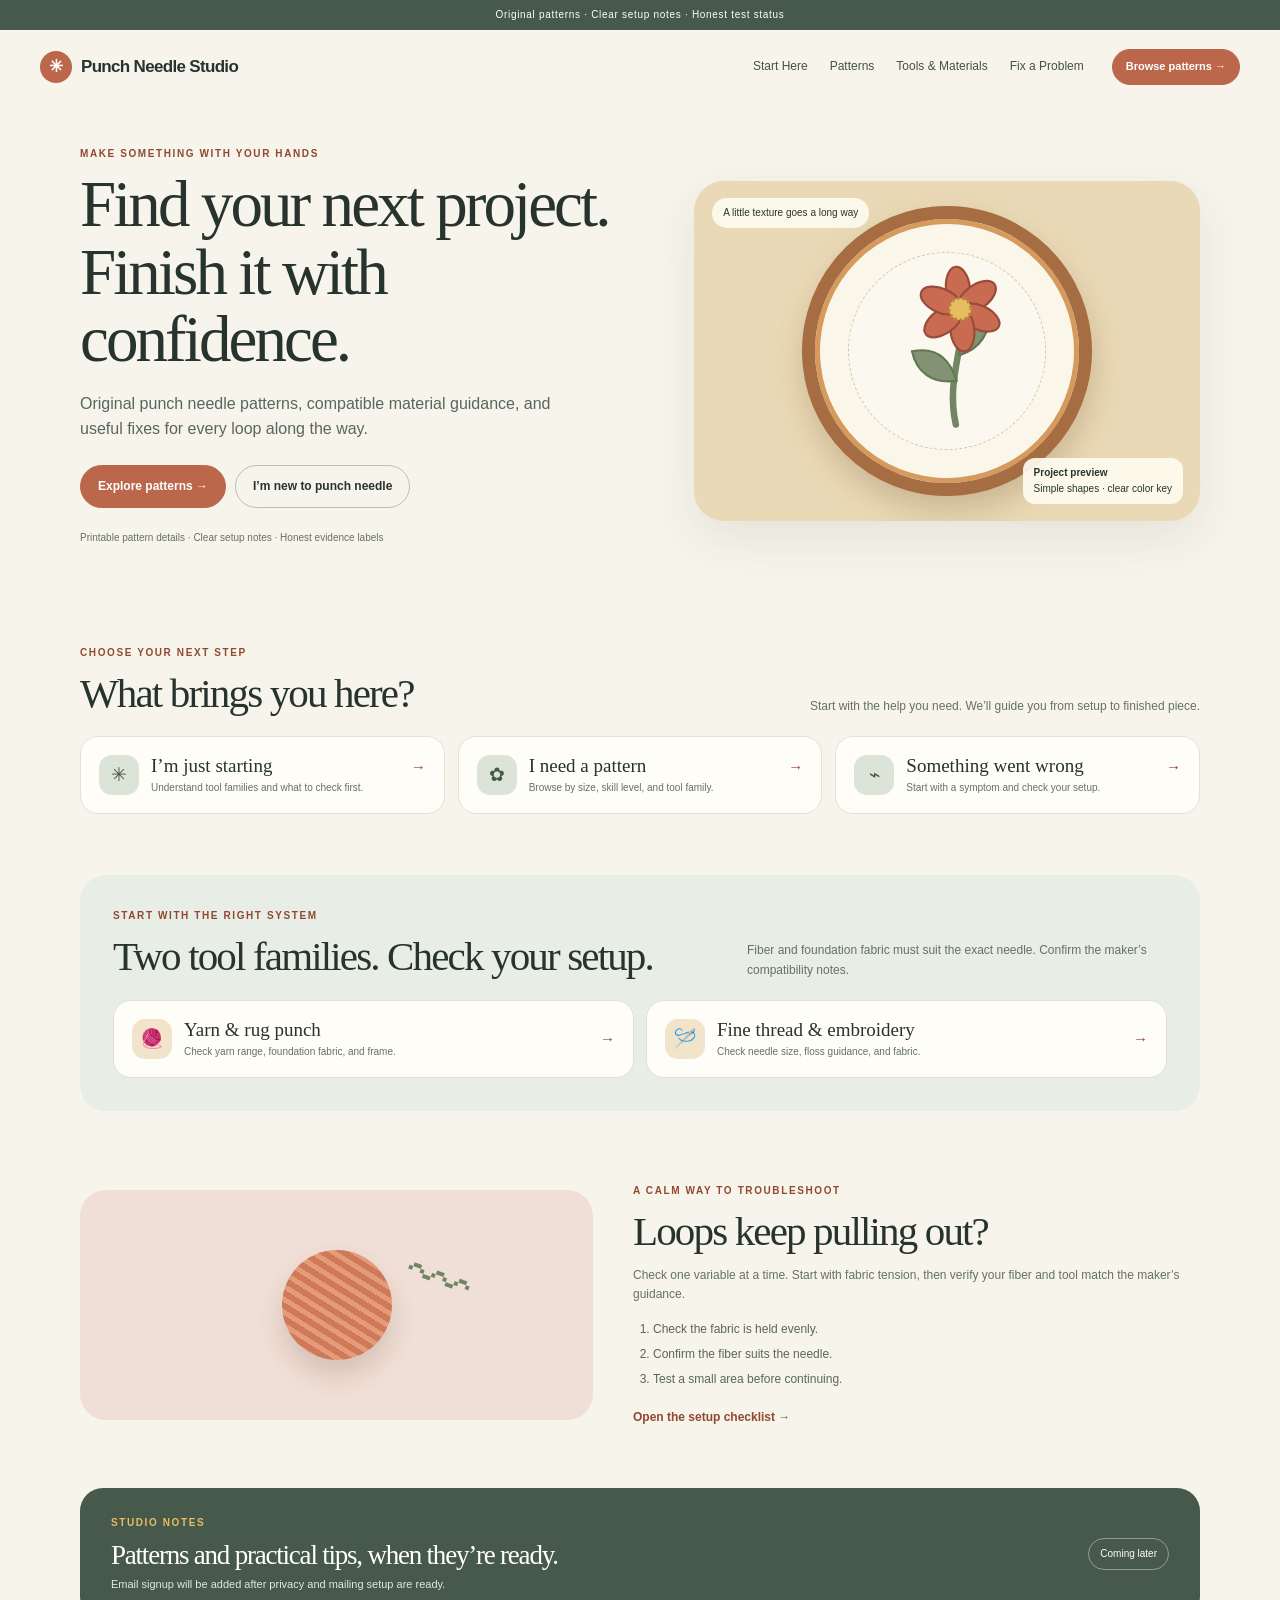
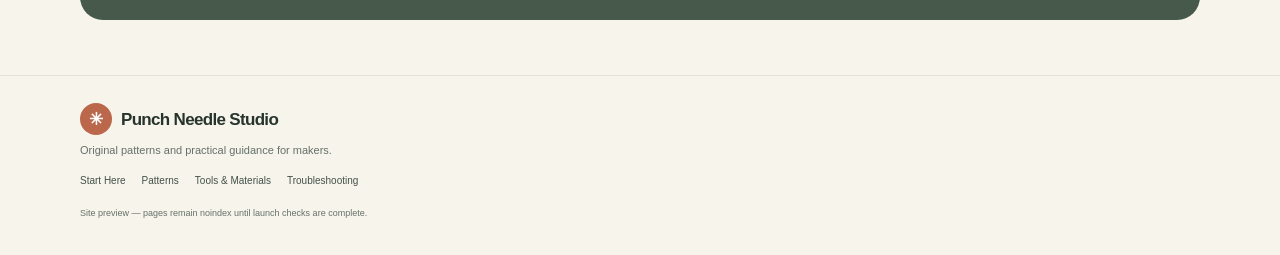
<file: index.html>
<!doctype html>
<html lang="en">
<head>
<meta charset="utf-8"><meta name="viewport" content="width=device-width,initial-scale=1">
<meta name="robots" content="noindex,nofollow">
<meta name="description" content="Original punch needle patterns, practical material guides, and clear troubleshooting for makers.">
<title>Punch Needle Studio — Patterns, Materials &amp; Clear Fixes</title>
<link rel="stylesheet" href="assets/site.css"><script src="assets/site.js" defer></script>
</head>
<body><a class="skip" href="#main">Skip to content</a>
<div class="announcement">Original patterns · Clear setup notes · Honest test status</div>
<header class="header"><a class="brand" href="index.html"><span class="mark">✳</span>Punch Needle Studio</a><button class="menu-toggle" aria-expanded="false" aria-controls="nav">Menu</button><nav id="nav"><a href="start-here.html">Start Here</a><a href="patterns.html">Patterns</a><a href="index.html#setup">Tools &amp; Materials</a><a href="index.html#fix">Fix a Problem</a></nav><a class="button small header-cta" href="patterns.html">Browse patterns →</a></header>
<main id="main">
<section class="hero container"><div><p class="eyebrow">Make something with your hands</p><h1>Find your next project. Finish it with confidence.</h1><p class="lead">Original punch needle patterns, compatible material guidance, and useful fixes for every loop along the way.</p><div class="actions"><a class="button" href="patterns.html">Explore patterns →</a><a class="button outline" href="start-here.html">I’m new to punch needle</a></div><p class="proof">Printable pattern details · Clear setup notes · Honest evidence labels</p></div><div class="hero-art" role="img" aria-label="Floral pattern illustration shown inside a punch needle hoop"><span class="art-tag">A little texture goes a long way</span><div class="hoop"><svg viewBox="0 0 180 180" aria-hidden="true"><path class="stem" d="M91 158c-4-34 9-59 15-87"/><path class="leaf" d="M96 118c-23 1-36-12-38-31 19-2 33 7 38 31ZM101 95c20-4 31-18 29-35-18 2-29 14-29 35Z"/><g class="petals" transform="translate(106 53)"><ellipse cy="-19" rx="11" ry="20"/><ellipse cy="-19" rx="11" ry="20" transform="rotate(60)"/><ellipse cy="-19" rx="11" ry="20" transform="rotate(120)"/><ellipse cy="-19" rx="11" ry="20" transform="rotate(180)"/><ellipse cy="-19" rx="11" ry="20" transform="rotate(240)"/><ellipse cy="-19" rx="11" ry="20" transform="rotate(300)"/></g><circle class="center" cx="106" cy="53" r="10"/></svg></div><span class="art-note"><b>Project preview</b>Simple shapes · clear color key</span></div></section>
<section class="container section"><div class="section-head"><div><p class="eyebrow">Choose your next step</p><h2>What brings you here?</h2></div><p>Start with the help you need. We’ll guide you from setup to finished piece.</p></div><div class="route-grid"><a class="route" href="start-here.html"><i>✳</i><span><b>I’m just starting</b><small>Understand tool families and what to check first.</small></span><em>→</em></a><a class="route" href="patterns.html"><i>✿</i><span><b>I need a pattern</b><small>Browse by size, skill level, and tool family.</small></span><em>→</em></a><a class="route" href="index.html#fix"><i>⌁</i><span><b>Something went wrong</b><small>Start with a symptom and check your setup.</small></span><em>→</em></a></div></section>
<section class="container section setup" id="setup"><div class="section-head"><div><p class="eyebrow">Start with the right system</p><h2>Two tool families. Check your setup.</h2></div><p>Fiber and foundation fabric must suit the exact needle. Confirm the maker’s compatibility notes.</p></div><div class="setup-grid"><a href="start-here.html#yarn" class="setup-card"><i>🧶</i><span><b>Yarn &amp; rug punch</b><small>Check yarn range, foundation fabric, and frame.</small></span><em>→</em></a><a href="start-here.html#thread" class="setup-card"><i>🪡</i><span><b>Fine thread &amp; embroidery</b><small>Check needle size, floss guidance, and fabric.</small></span><em>→</em></a></div></section>
<section class="container section fix" id="fix"><div class="fix-art" aria-hidden="true"><div class="yarn"></div><span>〰</span></div><div><p class="eyebrow">A calm way to troubleshoot</p><h2>Loops keep pulling out?</h2><p>Check one variable at a time. Start with fabric tension, then verify your fiber and tool match the maker’s guidance.</p><ol><li>Check the fabric is held evenly.</li><li>Confirm the fiber suits the needle.</li><li>Test a small area before continuing.</li></ol><a class="text-link" href="start-here.html#troubleshooting">Open the setup checklist →</a></div></section>
<section class="container signup"><div><p class="eyebrow">Studio notes</p><h2>Patterns and practical tips, when they’re ready.</h2><p>Email signup will be added after privacy and mailing setup are ready.</p></div><span class="badge">Coming later</span></section>
</main><footer><div class="container"><a class="brand" href="index.html"><span class="mark">✳</span>Punch Needle Studio</a><p>Original patterns and practical guidance for makers.</p><nav><a href="start-here.html">Start Here</a><a href="patterns.html">Patterns</a><a href="index.html#setup">Tools &amp; Materials</a><a href="index.html#fix">Troubleshooting</a></nav><small>Site preview — pages remain noindex until launch checks are complete.</small></div></footer>
</body></html>
</file>
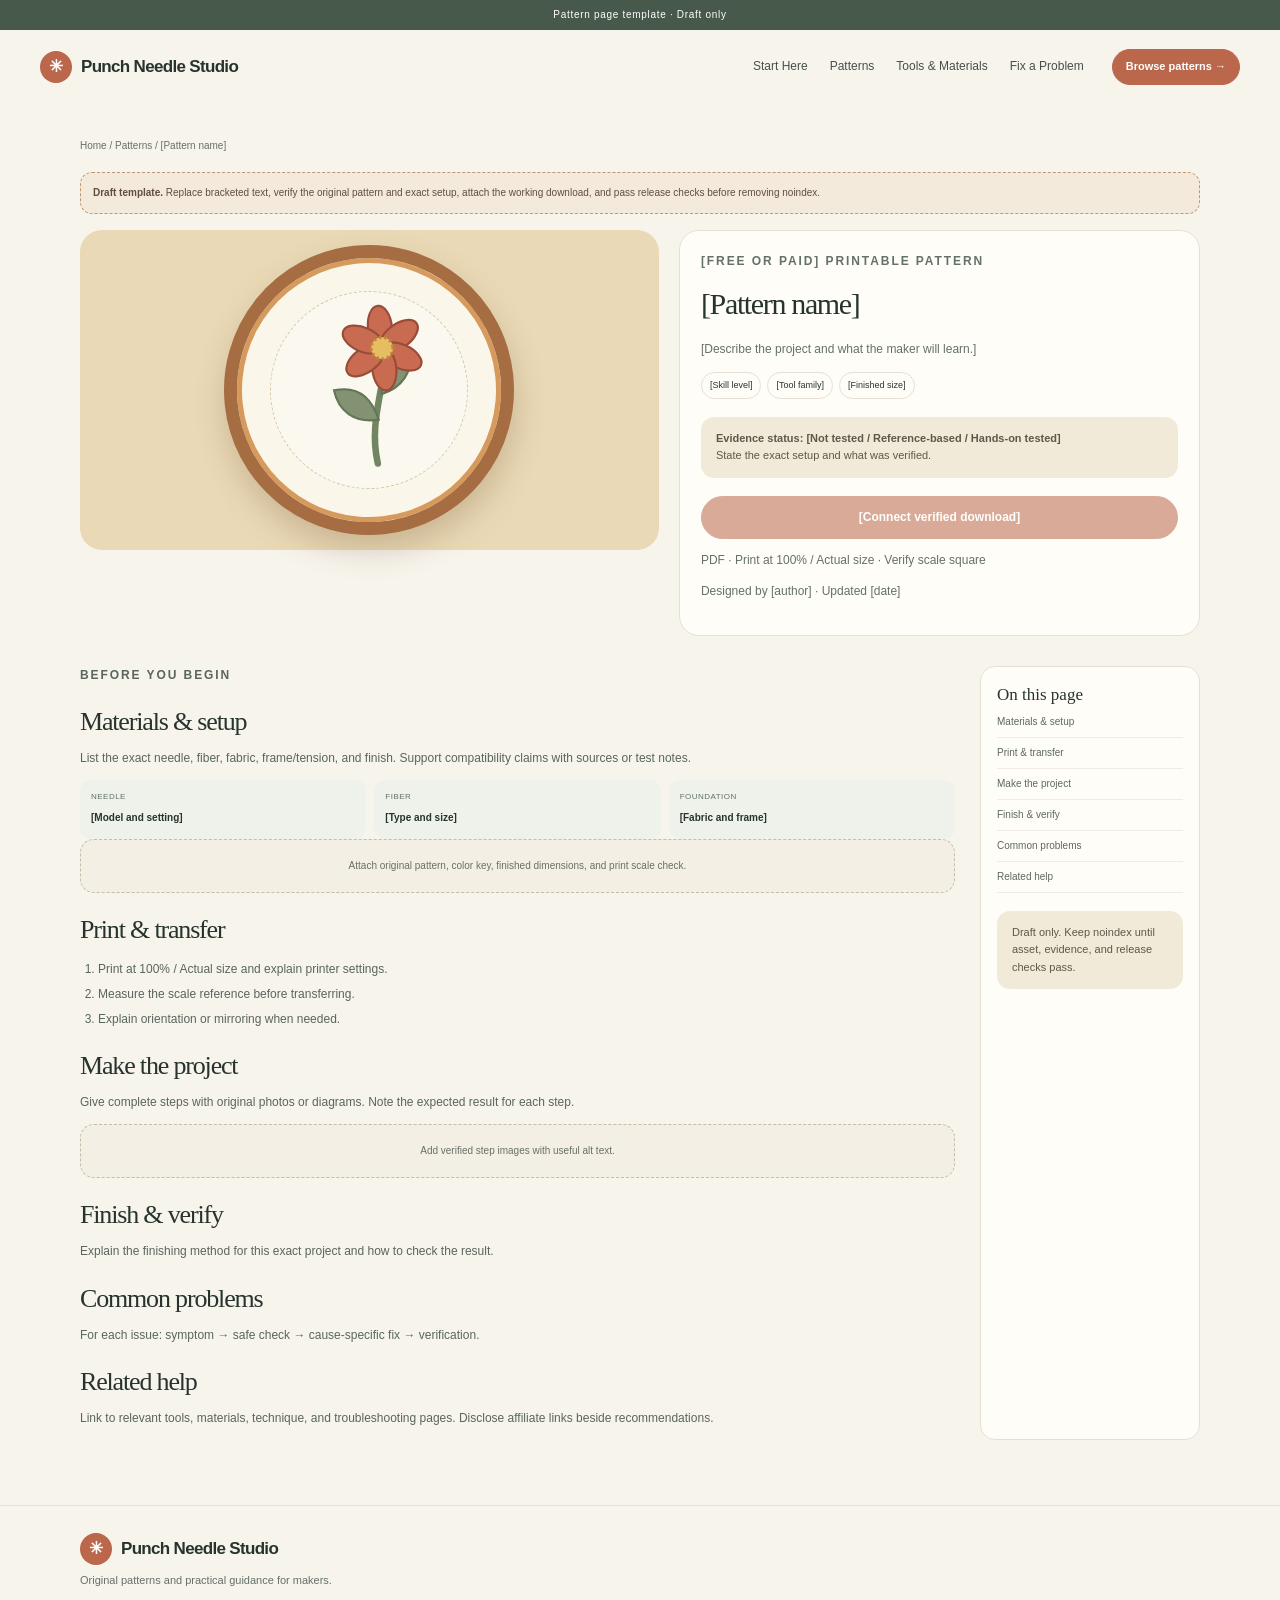
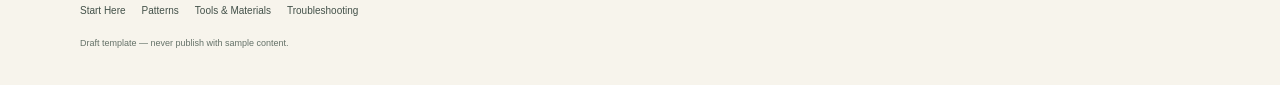
<file: pattern-template.html>
<!doctype html><html lang="en"><head><meta charset="utf-8"><meta name="viewport" content="width=device-width,initial-scale=1"><meta name="robots" content="noindex,nofollow"><meta name="description" content="Draft pattern page template — replace sample content and verify all assets before publication."><title>[Pattern name] — Punch Needle Studio</title><link rel="stylesheet" href="assets/site.css"><script src="assets/site.js" defer></script></head><body><a class="skip" href="#main">Skip to content</a><div class="announcement">Pattern page template · Draft only</div><header class="header"><a class="brand" href="index.html"><span class="mark">✳</span>Punch Needle Studio</a><button class="menu-toggle" aria-expanded="false" aria-controls="nav">Menu</button><nav id="nav"><a href="start-here.html">Start Here</a><a href="patterns.html">Patterns</a><a href="index.html#setup">Tools &amp; Materials</a><a href="index.html#fix">Fix a Problem</a></nav><a class="button small header-cta" href="patterns.html">Browse patterns →</a></header><main id="main" class="container page"><div class="crumb"><a href="index.html">Home</a> / <a href="patterns.html">Patterns</a> / [Pattern name]</div><div class="template-banner"><b>Draft template.</b> Replace bracketed text, verify the original pattern and exact setup, attach the working download, and pass release checks before removing noindex.</div><section class="template-grid"><div class="preview"><div class="hoop"><svg viewBox="0 0 180 180" aria-hidden="true"><path class="stem" d="M91 158c-4-34 9-59 15-87"/><path class="leaf" d="M96 118c-23 1-36-12-38-31 19-2 33 7 38 31ZM101 95c20-4 31-18 29-35-18 2-29 14-29 35Z"/><g class="petals" transform="translate(106 53)"><ellipse cy="-19" rx="11" ry="20"/><ellipse cy="-19" rx="11" ry="20" transform="rotate(60)"/><ellipse cy="-19" rx="11" ry="20" transform="rotate(120)"/><ellipse cy="-19" rx="11" ry="20" transform="rotate(180)"/><ellipse cy="-19" rx="11" ry="20" transform="rotate(240)"/><ellipse cy="-19" rx="11" ry="20" transform="rotate(300)"/></g><circle class="center" cx="106" cy="53" r="10"/></svg></div></div><div class="details"><p class="eyebrow">[Free or paid] printable pattern</p><h2>[Pattern name]</h2><p>[Describe the project and what the maker will learn.]</p><div class="chips"><span>[Skill level]</span><span>[Tool family]</span><span>[Finished size]</span></div><div class="notice"><b>Evidence status: [Not tested / Reference-based / Hands-on tested]</b><br>State the exact setup and what was verified.</div><button class="button disabled" aria-disabled="true">[Connect verified download]</button><p>PDF · Print at 100% / Actual size · Verify scale square</p><p>Designed by [author] · Updated [date]</p></div></section><section class="article-grid"><article class="article"><p class="eyebrow">Before you begin</p><h2 id="materials">Materials &amp; setup</h2><p>List the exact needle, fiber, fabric, frame/tension, and finish. Support compatibility claims with sources or test notes.</p><div class="material-grid"><div class="material"><small>Needle</small><b>[Model and setting]</b></div><div class="material"><small>Fiber</small><b>[Type and size]</b></div><div class="material"><small>Foundation</small><b>[Fabric and frame]</b></div></div><div class="asset">Attach original pattern, color key, finished dimensions, and print scale check.</div><h2 id="print">Print &amp; transfer</h2><ol><li>Print at 100% / Actual size and explain printer settings.</li><li>Measure the scale reference before transferring.</li><li>Explain orientation or mirroring when needed.</li></ol><h2 id="steps">Make the project</h2><p>Give complete steps with original photos or diagrams. Note the expected result for each step.</p><div class="asset">Add verified step images with useful alt text.</div><h2 id="finish">Finish &amp; verify</h2><p>Explain the finishing method for this exact project and how to check the result.</p><h2 id="troubleshoot">Common problems</h2><p>For each issue: symptom → safe check → cause-specific fix → verification.</p><h2 id="related">Related help</h2><p>Link to relevant tools, materials, technique, and troubleshooting pages. Disclose affiliate links beside recommendations.</p></article><aside class="toc"><b>On this page</b><a href="#materials">Materials &amp; setup</a><a href="#print">Print &amp; transfer</a><a href="#steps">Make the project</a><a href="#finish">Finish &amp; verify</a><a href="#troubleshoot">Common problems</a><a href="#related">Related help</a><div class="notice">Draft only. Keep noindex until asset, evidence, and release checks pass.</div></aside></section></main><footer><div class="container"><a class="brand" href="index.html"><span class="mark">✳</span>Punch Needle Studio</a><p>Original patterns and practical guidance for makers.</p><nav><a href="start-here.html">Start Here</a><a href="patterns.html">Patterns</a><a href="index.html#setup">Tools &amp; Materials</a><a href="index.html#fix">Troubleshooting</a></nav><small>Draft template — never publish with sample content.</small></div></footer></body></html>
</file>
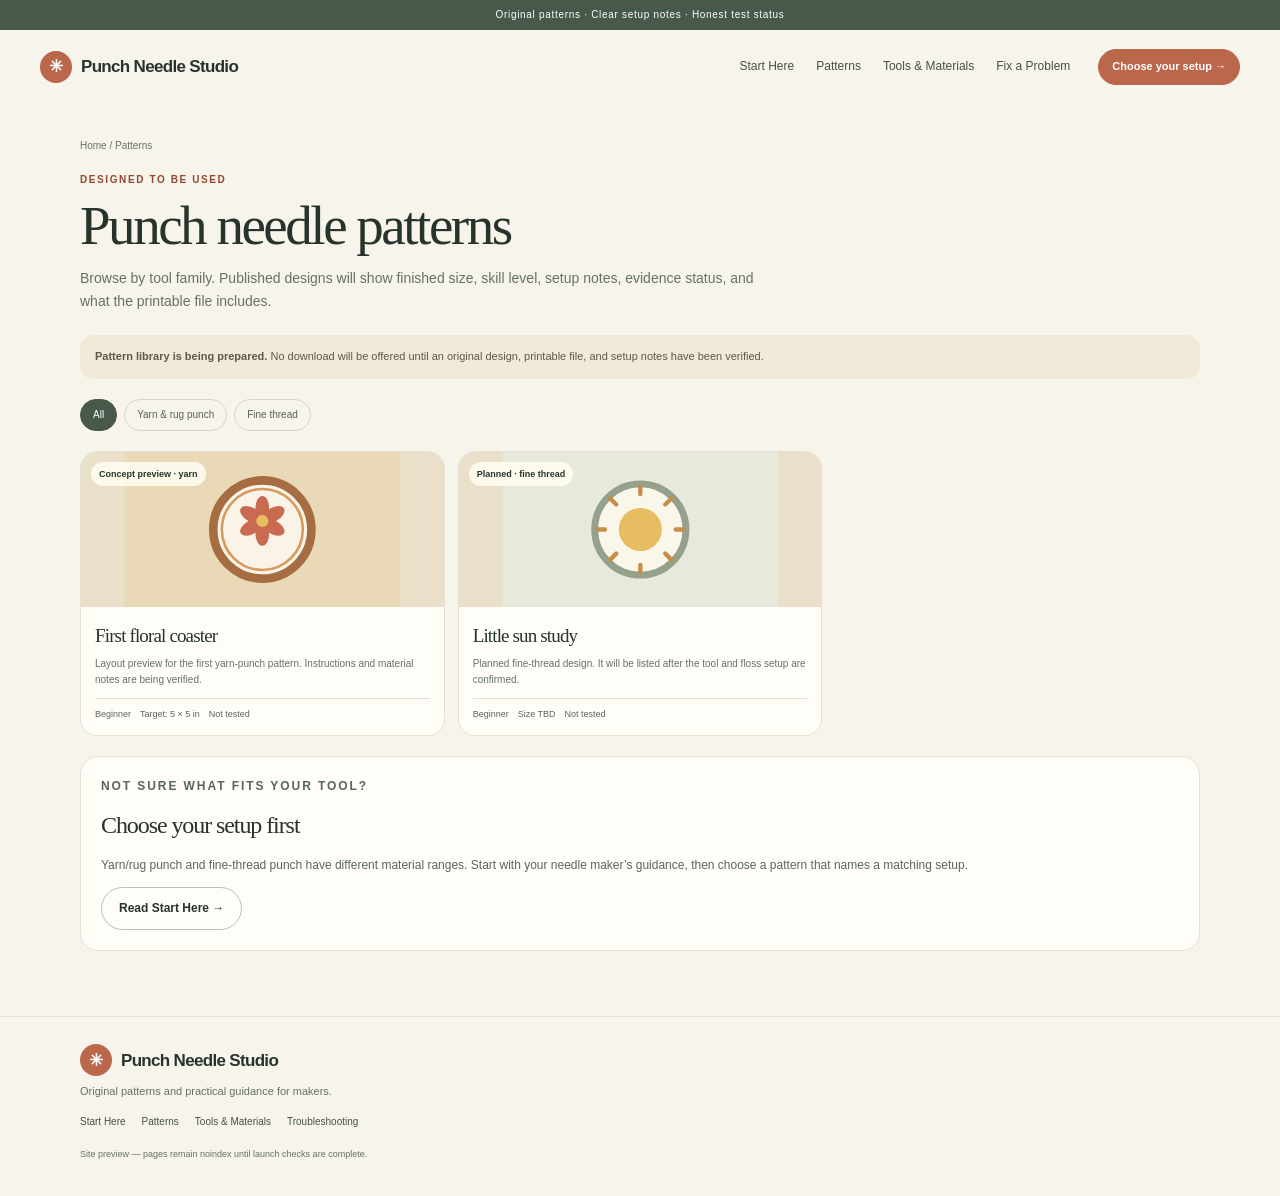
<file: patterns.html>
<!doctype html><html lang="en"><head><meta charset="utf-8"><meta name="viewport" content="width=device-width,initial-scale=1"><meta name="robots" content="noindex,nofollow"><meta name="description" content="Browse punch needle patterns by tool family and skill level."><title>Punch Needle Patterns — Punch Needle Studio</title><link rel="stylesheet" href="assets/site.css"><script src="assets/site.js" defer></script></head><body><a class="skip" href="#main">Skip to content</a><div class="announcement">Original patterns · Clear setup notes · Honest test status</div><header class="header"><a class="brand" href="index.html"><span class="mark">✳</span>Punch Needle Studio</a><button class="menu-toggle" aria-expanded="false" aria-controls="nav">Menu</button><nav id="nav"><a href="start-here.html">Start Here</a><a href="patterns.html">Patterns</a><a href="index.html#setup">Tools &amp; Materials</a><a href="index.html#fix">Fix a Problem</a></nav><a class="button small header-cta" href="start-here.html">Choose your setup →</a></header><main id="main" class="container page"><div class="crumb"><a href="index.html">Home</a> / Patterns</div><p class="eyebrow">Designed to be used</p><h1>Punch needle patterns</h1><p class="intro">Browse by tool family. Published designs will show finished size, skill level, setup notes, evidence status, and what the printable file includes.</p><div class="notice"><b>Pattern library is being prepared.</b> No download will be offered until an original design, printable file, and setup notes have been verified.</div><div class="filters" role="group" aria-label="Filter patterns"><button data-filter="all" aria-pressed="true">All</button><button data-filter="yarn" aria-pressed="false">Yarn &amp; rug punch</button><button data-filter="thread" aria-pressed="false">Fine thread</button></div><div class="pattern-grid"><article class="pattern-card" data-family="yarn"><div class="thumb"><span class="label">Concept preview · yarn</span><svg viewBox="0 0 320 180" role="img" aria-label="Sample floral pattern illustration"><rect width="320" height="180" fill="#ead9b6"/><circle cx="160" cy="90" r="57" fill="#f9f4e7" stroke="#a66d42" stroke-width="10"/><circle cx="160" cy="90" r="47" fill="none" stroke="#d69a5d" stroke-width="3"/><g fill="#c86b51" transform="translate(160 80)"><ellipse cy="-15" rx="8" ry="14"/><ellipse cy="-15" rx="8" ry="14" transform="rotate(60)"/><ellipse cy="-15" rx="8" ry="14" transform="rotate(120)"/><ellipse cy="-15" rx="8" ry="14" transform="rotate(180)"/><ellipse cy="-15" rx="8" ry="14" transform="rotate(240)"/><ellipse cy="-15" rx="8" ry="14" transform="rotate(300)"/></g><circle cx="160" cy="80" r="7" fill="#e7bd62"/></svg></div><section><h2>First floral coaster</h2><p>Layout preview for the first yarn-punch pattern. Instructions and material notes are being verified.</p><div class="meta"><span>Beginner</span><span>Target: 5 × 5 in</span><span>Not tested</span></div></section></article><article class="pattern-card" data-family="thread"><div class="thumb"><span class="label">Planned · fine thread</span><svg viewBox="0 0 320 180" role="img" aria-label="Sample sun pattern illustration"><rect width="320" height="180" fill="#e6e9dc"/><circle cx="160" cy="90" r="53" fill="#faf6e9" stroke="#95a18b" stroke-width="8"/><g stroke="#c58e49" stroke-width="5" stroke-linecap="round"><path d="M160 49v-9m0 100v-9m41-41h9m-100 0h9m70-29 7-7m-71 71 7-7m0-57-7-7m71 71-7-7"/></g><circle cx="160" cy="90" r="25" fill="#e7bd62"/></svg></div><section><h2>Little sun study</h2><p>Planned fine-thread design. It will be listed after the tool and floss setup are confirmed.</p><div class="meta"><span>Beginner</span><span>Size TBD</span><span>Not tested</span></div></section></article></div><div class="empty" role="status">No patterns in this tool family yet. Tested designs will be added as they are ready.</div><section class="panel" style="margin-top:20px"><p class="eyebrow">Not sure what fits your tool?</p><h2>Choose your setup first</h2><p>Yarn/rug punch and fine-thread punch have different material ranges. Start with your needle maker’s guidance, then choose a pattern that names a matching setup.</p><a class="button outline" href="start-here.html">Read Start Here →</a></section></main><footer><div class="container"><a class="brand" href="index.html"><span class="mark">✳</span>Punch Needle Studio</a><p>Original patterns and practical guidance for makers.</p><nav><a href="start-here.html">Start Here</a><a href="patterns.html">Patterns</a><a href="index.html#setup">Tools &amp; Materials</a><a href="index.html#fix">Troubleshooting</a></nav><small>Site preview — pages remain noindex until launch checks are complete.</small></div></footer></body></html>
</file>
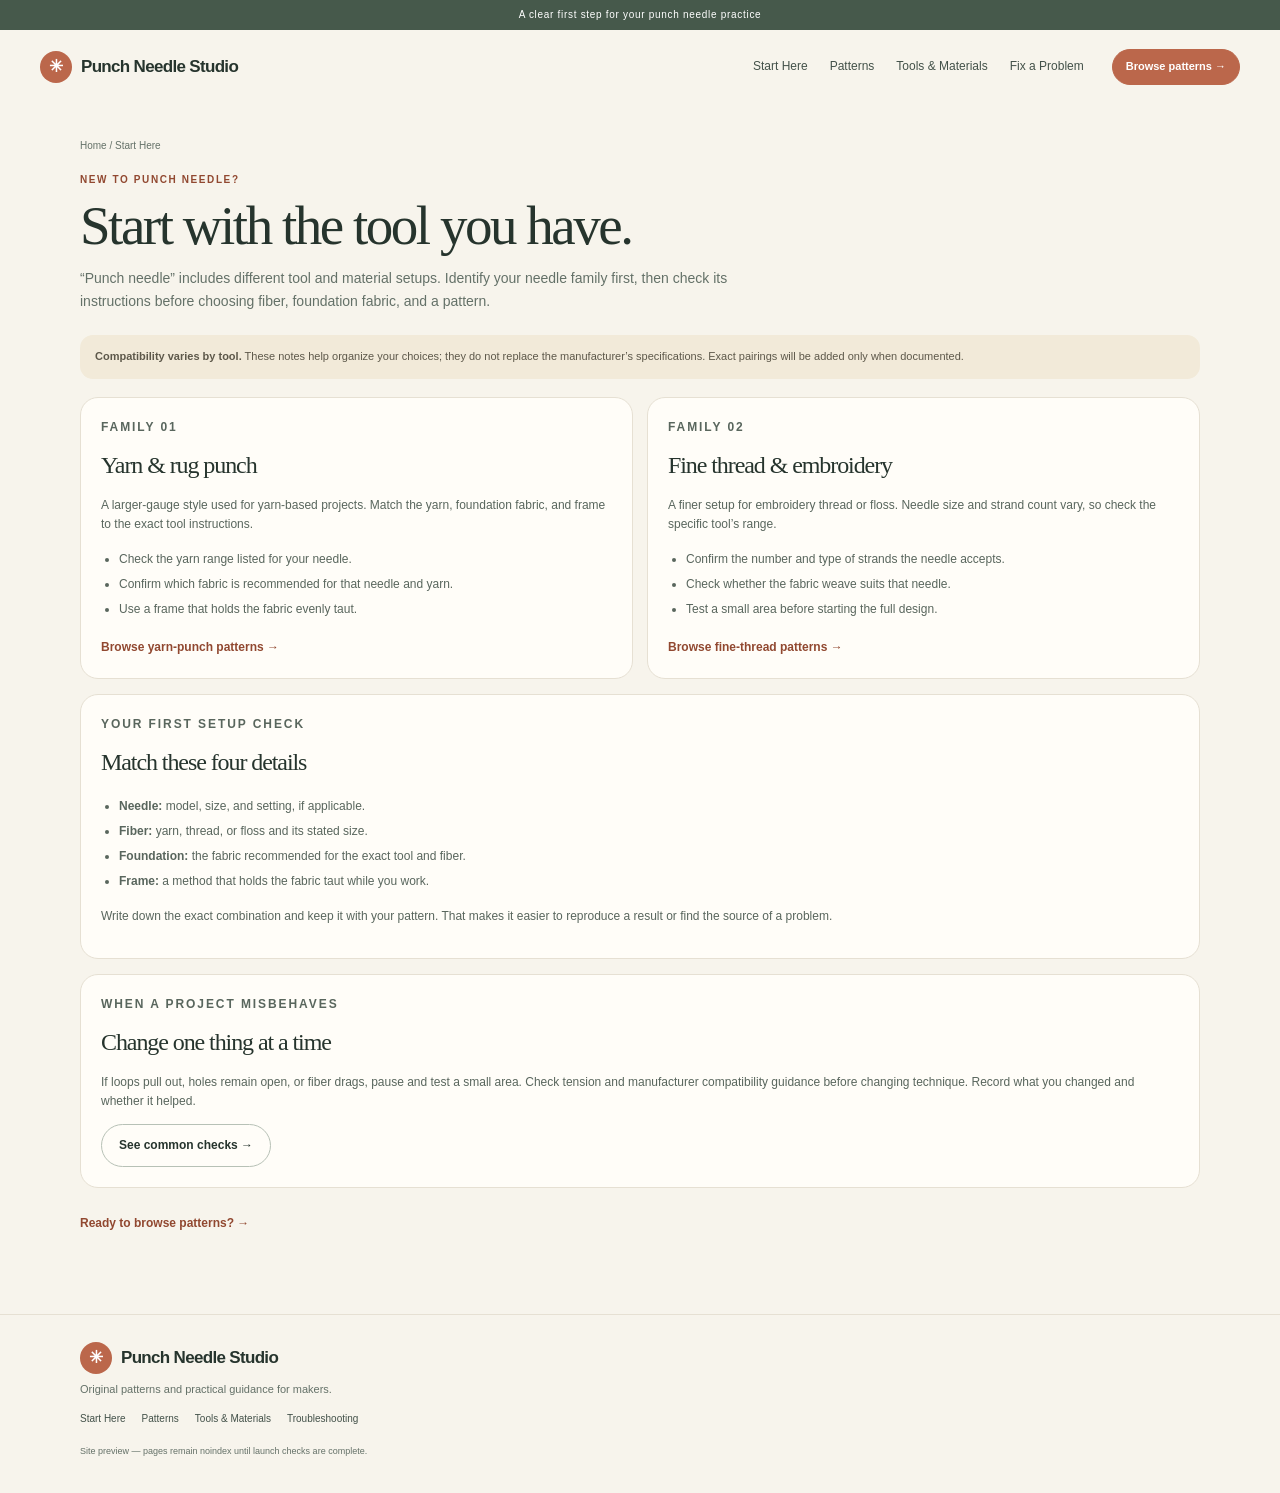
<file: start-here.html>
<!doctype html><html lang="en"><head><meta charset="utf-8"><meta name="viewport" content="width=device-width,initial-scale=1"><meta name="robots" content="noindex,nofollow"><meta name="description" content="Choose a punch needle tool family and check material compatibility before your first project."><title>Start Here — Punch Needle Studio</title><link rel="stylesheet" href="assets/site.css"><script src="assets/site.js" defer></script></head><body><a class="skip" href="#main">Skip to content</a><div class="announcement">A clear first step for your punch needle practice</div><header class="header"><a class="brand" href="index.html"><span class="mark">✳</span>Punch Needle Studio</a><button class="menu-toggle" aria-expanded="false" aria-controls="nav">Menu</button><nav id="nav"><a href="start-here.html">Start Here</a><a href="patterns.html">Patterns</a><a href="index.html#setup">Tools &amp; Materials</a><a href="index.html#fix">Fix a Problem</a></nav><a class="button small header-cta" href="patterns.html">Browse patterns →</a></header><main id="main" class="container page"><div class="crumb"><a href="index.html">Home</a> / Start Here</div><p class="eyebrow">New to punch needle?</p><h1>Start with the tool you have.</h1><p class="intro">“Punch needle” includes different tool and material setups. Identify your needle family first, then check its instructions before choosing fiber, foundation fabric, and a pattern.</p><div class="notice"><b>Compatibility varies by tool.</b> These notes help organize your choices; they do not replace the manufacturer’s specifications. Exact pairings will be added only when documented.</div><div class="family-grid"><section class="panel" id="yarn"><p class="eyebrow">Family 01</p><h2>Yarn &amp; rug punch</h2><p>A larger-gauge style used for yarn-based projects. Match the yarn, foundation fabric, and frame to the exact tool instructions.</p><ul><li>Check the yarn range listed for your needle.</li><li>Confirm which fabric is recommended for that needle and yarn.</li><li>Use a frame that holds the fabric evenly taut.</li></ul><a class="text-link" href="patterns.html?family=yarn">Browse yarn-punch patterns →</a></section><section class="panel" id="thread"><p class="eyebrow">Family 02</p><h2>Fine thread &amp; embroidery</h2><p>A finer setup for embroidery thread or floss. Needle size and strand count vary, so check the specific tool’s range.</p><ul><li>Confirm the number and type of strands the needle accepts.</li><li>Check whether the fabric weave suits that needle.</li><li>Test a small area before starting the full design.</li></ul><a class="text-link" href="patterns.html?family=thread">Browse fine-thread patterns →</a></section></div><section class="panel" style="margin-top:15px"><p class="eyebrow">Your first setup check</p><h2>Match these four details</h2><ul><li><b>Needle:</b> model, size, and setting, if applicable.</li><li><b>Fiber:</b> yarn, thread, or floss and its stated size.</li><li><b>Foundation:</b> the fabric recommended for the exact tool and fiber.</li><li><b>Frame:</b> a method that holds the fabric taut while you work.</li></ul><p>Write down the exact combination and keep it with your pattern. That makes it easier to reproduce a result or find the source of a problem.</p></section><section class="panel" id="troubleshooting" style="margin-top:15px"><p class="eyebrow">When a project misbehaves</p><h2>Change one thing at a time</h2><p>If loops pull out, holes remain open, or fiber drags, pause and test a small area. Check tension and manufacturer compatibility guidance before changing technique. Record what you changed and whether it helped.</p><a class="button outline" href="index.html#fix">See common checks →</a></section><p style="margin-top:22px"><a class="text-link" href="patterns.html">Ready to browse patterns? →</a></p></main><footer><div class="container"><a class="brand" href="index.html"><span class="mark">✳</span>Punch Needle Studio</a><p>Original patterns and practical guidance for makers.</p><nav><a href="start-here.html">Start Here</a><a href="patterns.html">Patterns</a><a href="index.html#setup">Tools &amp; Materials</a><a href="index.html#fix">Troubleshooting</a></nav><small>Site preview — pages remain noindex until launch checks are complete.</small></div></footer></body></html>
</file>
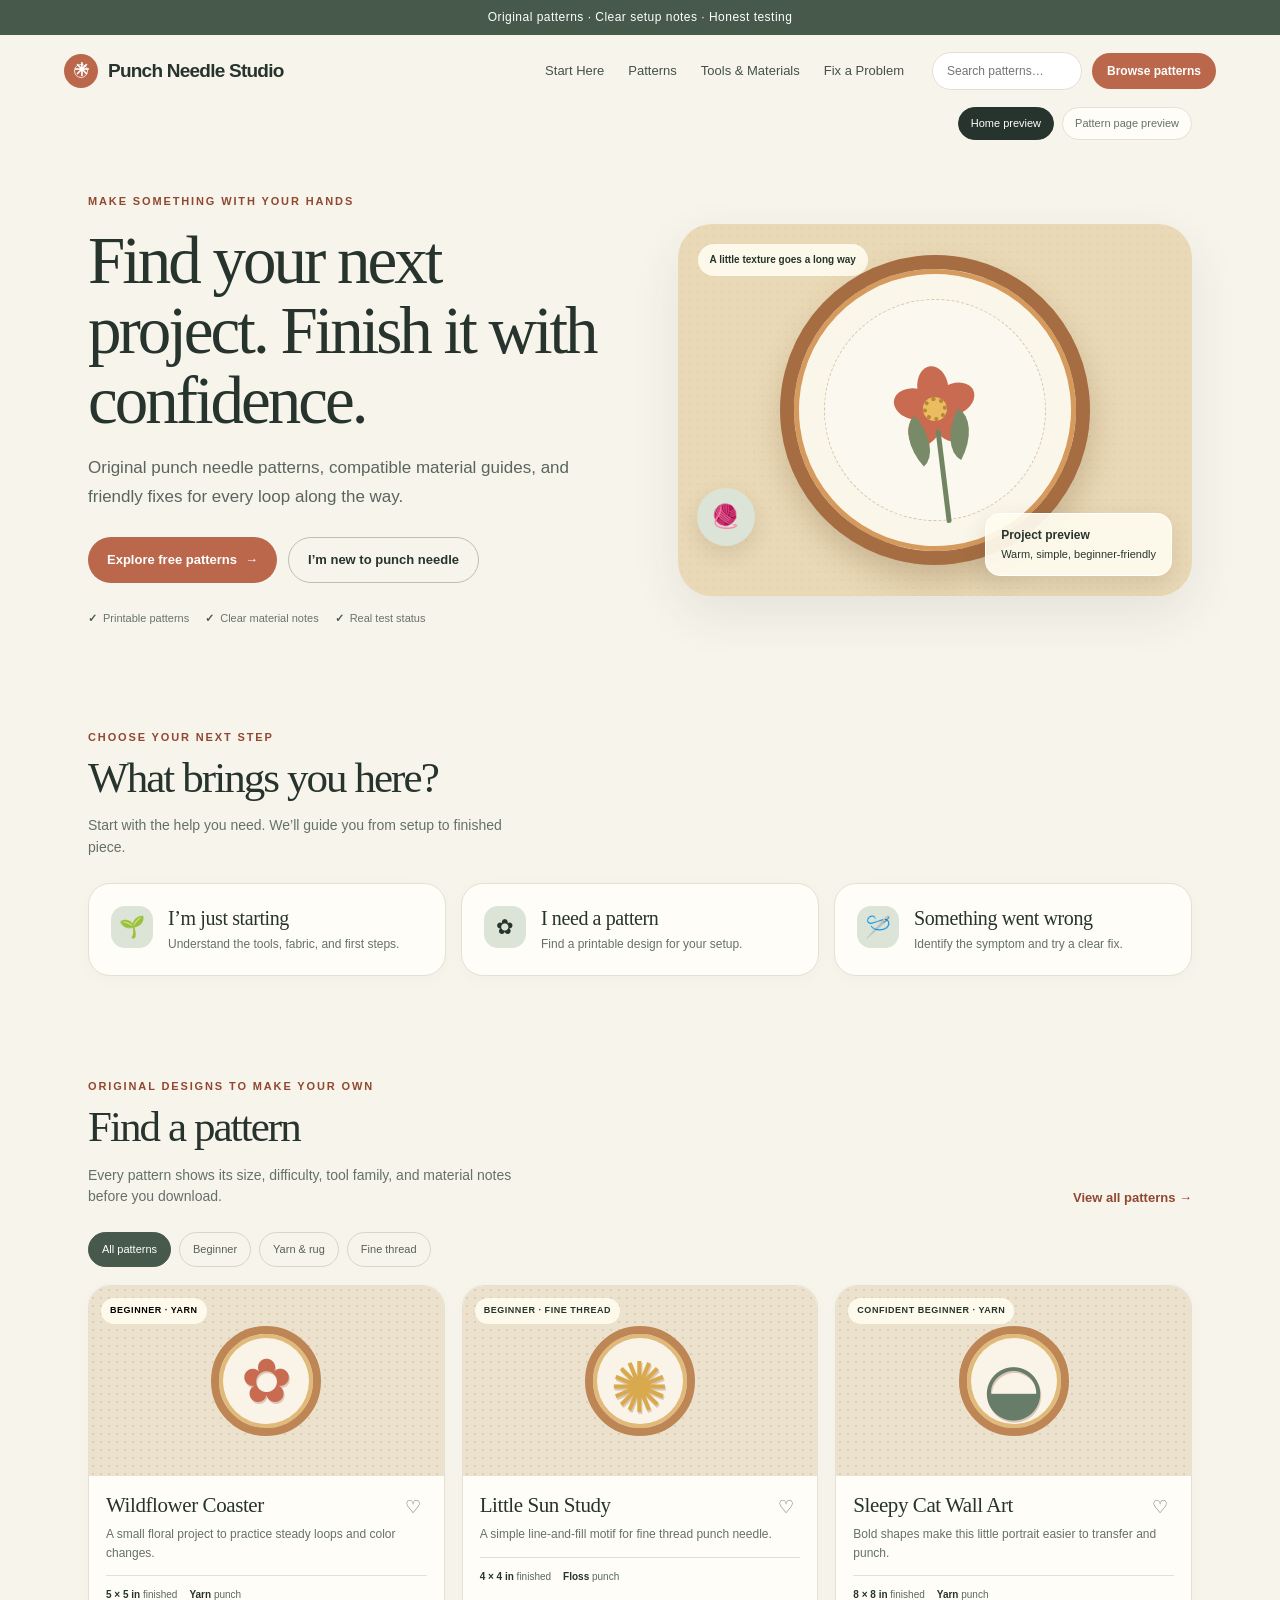
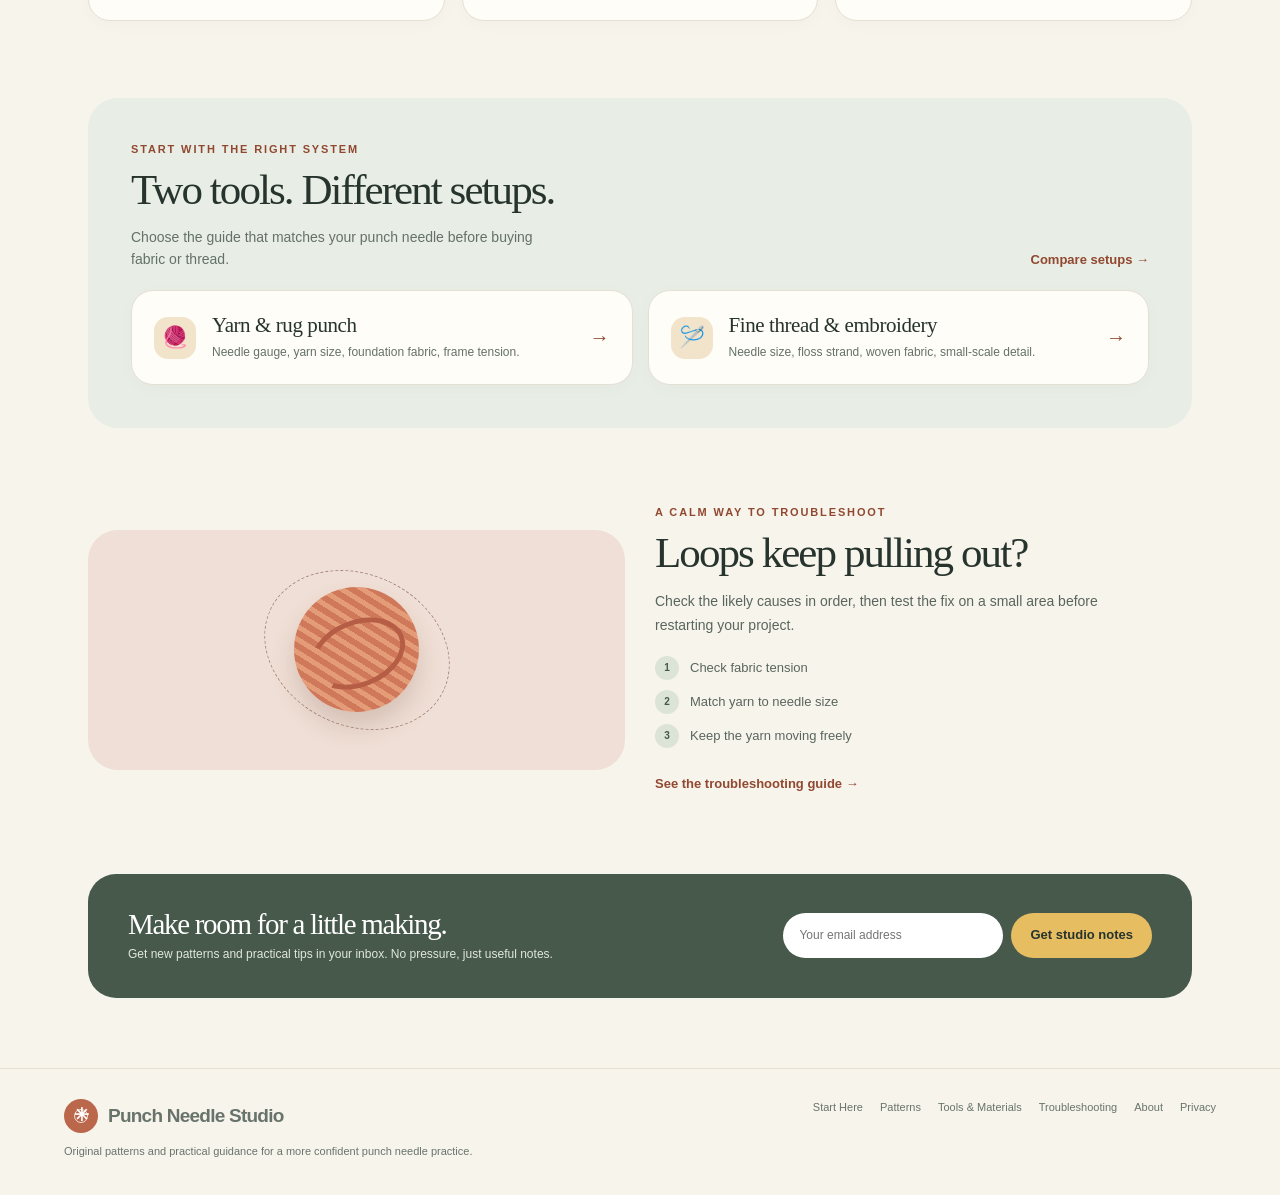
<file: design/wireframe.html>
<!doctype html>
<html lang="en">
<head>
<meta charset="utf-8">
<meta name="viewport" content="width=device-width, initial-scale=1">
<meta name="robots" content="noindex,nofollow">
<meta name="description" content="Punch Needle Studio homepage and pattern page design preview.">
<title>Punch Needle Studio — Design Preview</title>
<style>
:root{--ink:#26342d;--muted:#647168;--paper:#f7f4ec;--card:#fffdf8;--sage:#dce4d7;--sage-deep:#46594b;--clay:#bb674b;--clay-dark:#914830;--gold:#e7bd62;--line:#e6e0d3;--shadow:0 18px 50px rgba(50,55,44,.09);--radius:22px}
*{box-sizing:border-box}html{scroll-behavior:smooth}body{margin:0;background:var(--paper);color:var(--ink);font-family:Arial,Helvetica,sans-serif;line-height:1.55}a{color:inherit}button,input{font:inherit}.announce{background:var(--sage-deep);color:white;text-align:center;padding:8px 16px;font-size:12px;letter-spacing:.04em}.nav{max-width:1200px;margin:auto;padding:17px 24px;display:flex;align-items:center;gap:28px}.brand{display:flex;align-items:center;gap:10px;text-decoration:none;font-weight:800;letter-spacing:-.04em;font-size:19px;white-space:nowrap}.brandmark{width:34px;height:34px;border-radius:50%;background:var(--clay);position:relative;display:grid;place-items:center;color:white;font-size:18px}.brandmark:after{content:"";position:absolute;width:12px;height:12px;border:1.5px solid rgba(255,255,255,.8);border-radius:50%}.navlinks{display:flex;gap:24px;align-items:center;margin-left:auto}.navlinks a,.navlinks button{font-size:13px;color:#435149;text-decoration:none;background:none;border:0;padding:7px 0;cursor:pointer}.navlinks a:hover,.navlinks button:hover{color:var(--clay-dark)}.nav-actions{display:flex;align-items:center;gap:10px}.search{border:1px solid var(--line);background:white;border-radius:99px;padding:9px 14px;width:150px;font-size:12px}.button{border:0;border-radius:999px;background:var(--clay);color:white;padding:12px 19px;font-size:13px;font-weight:700;text-decoration:none;display:inline-flex;justify-content:center;align-items:center;gap:8px;cursor:pointer}.button:hover{background:var(--clay-dark)}.button.secondary{background:transparent;color:var(--ink);border:1px solid #b7c1b6}.button.small{padding:9px 15px;font-size:12px}.viewbar{max-width:1152px;margin:0 auto 18px;padding:0 24px;display:flex;justify-content:flex-end;gap:8px}.viewbar button{font-size:11px;border:1px solid var(--line);background:var(--card);padding:7px 12px;border-radius:99px;color:var(--muted);cursor:pointer}.viewbar button.active{background:var(--ink);border-color:var(--ink);color:white}.wrap{max-width:1152px;margin:auto;padding:0 24px}.view{display:none}.view.active{display:block}.hero{display:grid;grid-template-columns:1.02fr .98fr;gap:54px;align-items:center;padding:35px 0 72px;min-height:490px}.eyebrow{font-size:11px;text-transform:uppercase;letter-spacing:.17em;font-weight:800;color:var(--clay-dark)}h1,h2,h3,p{margin-top:0}h1,h2{font-family:Georgia,'Times New Roman',serif;letter-spacing:-.045em;font-weight:500}h1{font-size:clamp(42px,5.5vw,67px);line-height:1.04;margin:16px 0 19px;max-width:570px}h2{font-size:clamp(30px,4vw,43px);line-height:1.12;margin:8px 0 13px}h3{letter-spacing:-.02em;line-height:1.2}.lead{font-size:17px;line-height:1.7;color:#59665d;max-width:490px;margin-bottom:25px}.buttonrow{display:flex;gap:11px;flex-wrap:wrap}.proofline{display:flex;gap:16px;flex-wrap:wrap;margin-top:27px;color:#68746b;font-size:11px}.proofline span:before{content:'✓';margin-right:6px;color:var(--sage-deep);font-weight:bold}.hero-art{min-height:372px;position:relative;border-radius:34px;background:#ead9b6;overflow:hidden;box-shadow:var(--shadow);display:grid;place-items:center}.fabric{position:absolute;inset:0;background-image:radial-gradient(rgba(116,85,54,.09) .75px,transparent .75px);background-size:8px 8px;opacity:.65}.hoop{width:min(72%,310px);aspect-ratio:1;border:14px solid #a66d42;border-radius:50%;background:#faf6e9;box-shadow:inset 0 0 0 5px #d69a5d,0 16px 30px #76553444;position:relative;display:grid;place-items:center;transform:rotate(-7deg)}.hoop-inner{width:79%;height:79%;border:1px dashed #d6c6a8;border-radius:50%;position:relative;background:#fbf8ef}.flower{position:absolute;width:90px;height:90px;left:50%;top:49%;transform:translate(-50%,-50%)}.petal{width:31px;height:43px;background:#c86b51;border-radius:50% 50% 46% 46%;position:absolute;left:30px;top:3px;transform-origin:50% 42px}.petal:nth-child(2){transform:rotate(72deg)}.petal:nth-child(3){transform:rotate(144deg)}.petal:nth-child(4){transform:rotate(216deg)}.petal:nth-child(5){transform:rotate(288deg)}.center{position:absolute;width:24px;height:24px;background:#e9bd60;border:4px dotted #b88637;border-radius:50%;left:33px;top:34px;z-index:2}.leaf{position:absolute;width:27px;height:44px;border-radius:100% 0 100% 0;background:#788a68;left:12px;top:54px;transform:rotate(-35deg)}.leaf.l2{left:53px;top:52px;transform:scaleX(-1) rotate(-35deg)}.stem{position:absolute;width:5px;height:94px;background:#718563;left:43px;top:67px;border-radius:10px}.artnote{position:absolute;right:20px;bottom:20px;background:#fffdf0e8;border:1px solid #fff;border-radius:15px;padding:12px 15px;font-size:11px;box-shadow:0 8px 25px #43341d22}.artnote strong{display:block;font-size:12px;margin-bottom:2px}.artlabel{position:absolute;left:20px;top:20px;background:#fffdf0e8;border-radius:99px;padding:8px 12px;font-size:10px;font-weight:700}.floating{position:absolute;left:19px;bottom:50px;border-radius:50%;width:58px;height:58px;background:var(--sage);display:grid;place-items:center;font-size:23px;box-shadow:0 8px 22px #43341d22}.section{padding:30px 0 72px}.sectionhead{display:flex;justify-content:space-between;align-items:end;gap:20px;margin-bottom:24px}.sectionhead p{margin:0;color:var(--muted);max-width:430px;font-size:14px}.textlink{font-size:13px;color:var(--clay-dark);font-weight:700;text-decoration:none;white-space:nowrap}.routes{display:grid;grid-template-columns:repeat(3,1fr);gap:15px}.route,.card,.setupcard{background:var(--card);border:1px solid var(--line);border-radius:var(--radius);padding:22px;box-shadow:0 4px 18px rgba(50,55,44,.025)}.route{display:flex;gap:15px;text-decoration:none;align-items:flex-start;transition:transform .2s,border-color .2s}.route:hover,.card:hover{transform:translateY(-3px);border-color:#c4cbbf}.icon{width:42px;height:42px;flex:0 0 42px;border-radius:14px;background:var(--sage);display:grid;place-items:center;font-size:21px}.route h3{font-family:Georgia,serif;font-size:20px;font-weight:500;margin:0 0 5px}.route p{font-size:12px;color:var(--muted);margin:0}.filters{display:flex;gap:8px;flex-wrap:wrap;margin-bottom:18px}.filter{border:1px solid #d7d4c8;border-radius:99px;padding:8px 13px;color:#56635a;background:transparent;font-size:11px;cursor:pointer}.filter.active{background:var(--sage-deep);color:white;border-color:var(--sage-deep)}.cards{display:grid;grid-template-columns:repeat(3,1fr);gap:17px}.card{padding:0;overflow:hidden;transition:transform .2s,border-color .2s}.card.hidden{display:none}.thumb{height:190px;background:#ebe1cc;display:grid;place-items:center;position:relative;overflow:hidden}.thumb:before{content:"";position:absolute;inset:0;background-image:radial-gradient(#987e6033 .8px,transparent .8px);background-size:8px 8px}.motif{position:relative;width:110px;height:110px;border-radius:50%;background:#f9f4e7;border:8px solid #bd8654;box-shadow:inset 0 0 0 4px #e1b979;display:grid;place-items:center}.motif:before{content:"✿";font-size:61px;color:#c86b51;text-shadow:1px 2px #91483044}.motif.cat:before{content:"◒";color:#677c69;font-size:70px}.motif.sun:before{content:"✺";color:#d9a94e;font-size:70px}.tag{position:absolute;top:12px;left:12px;background:#fffdf0e8;border-radius:99px;padding:6px 9px;font-size:9px;font-weight:800;letter-spacing:.06em;text-transform:uppercase}.cardbody{padding:17px}.cardtitle{display:flex;justify-content:space-between;gap:10px;align-items:start}.card h3{font:500 21px Georgia,serif;margin:0 0 7px}.save{border:0;background:none;font-size:18px;color:#667368;cursor:pointer}.card p{color:var(--muted);font-size:12px;margin-bottom:13px}.meta{display:flex;gap:12px;flex-wrap:wrap;color:#59685f;font-size:10px;border-top:1px solid var(--line);padding-top:11px}.meta b{color:var(--ink)}.setupband{background:#e8ede5;border-radius:30px;padding:43px;margin:5px 0 68px}.setupband .sectionhead{margin-bottom:20px}.setupcards{display:grid;grid-template-columns:1fr 1fr;gap:15px}.setupcard{display:flex;align-items:center;gap:16px;background:#fffdf8}.setupcard .icon{background:#f2e3cb}.setupcard h3{font:500 21px Georgia,serif;margin:0 0 5px}.setupcard p{font-size:12px;color:var(--muted);margin:0}.arrow{margin-left:auto;color:var(--clay-dark);font-size:20px}.fixband{display:grid;grid-template-columns:1fr 1fr;gap:30px;align-items:center;padding:8px 0 78px}.fixvisual{background:#f0dfd6;border-radius:30px;min-height:240px;display:grid;place-items:center;position:relative;overflow:hidden}.yarnball{width:125px;height:125px;border-radius:50%;background:repeating-linear-gradient(32deg,#cf785a 0 6px,#e49b78 6px 11px);box-shadow:0 15px 25px #704a3533;position:relative}.yarnball:after{content:"";position:absolute;width:88px;height:57px;border:5px solid #b65e45;border-left-color:transparent;border-radius:50%;transform:rotate(-22deg);top:33px;left:15px}.fixvisual:after{content:"";position:absolute;width:190px;height:150px;border:1px dashed #aa887d;border-radius:50%;transform:rotate(25deg)}.steps{display:grid;gap:10px;margin:18px 0 23px}.step{display:flex;align-items:center;gap:11px;color:#59665d;font-size:13px}.stepnum{width:24px;height:24px;border-radius:50%;background:var(--sage);color:var(--sage-deep);display:grid;place-items:center;font-size:10px;font-weight:800}.newsletter{background:var(--sage-deep);color:white;border-radius:28px;padding:34px 40px;display:flex;justify-content:space-between;align-items:center;gap:24px;margin-bottom:70px}.newsletter h2{font-size:29px;margin:0 0 5px}.newsletter p{color:#e1e7df;font-size:12px;margin:0}.newsletter form{display:flex;gap:8px}.newsletter input{border:0;border-radius:99px;padding:12px 16px;min-width:220px;font-size:12px}.newsletter .button{background:var(--gold);color:var(--ink)}footer{border-top:1px solid var(--line);padding:30px 24px 35px}.footinner{max-width:1152px;margin:auto;display:flex;justify-content:space-between;gap:24px;flex-wrap:wrap;color:#68746b;font-size:11px}.footlinks{display:flex;gap:17px}.footlinks a{text-decoration:none}.patternhead{padding:20px 0 24px}.crumb{font-size:11px;color:var(--muted);margin-bottom:18px}.crumb a{text-decoration:none}.patternhero{display:grid;grid-template-columns:1.1fr .9fr;gap:42px;align-items:start;padding-bottom:40px}.patternlarge{height:440px;border-radius:28px;background:#ead9b6;display:grid;place-items:center;position:relative;overflow:hidden}.patternlarge .hoop{width:68%;max-width:330px}.patterninfo{padding:10px 0}.patterninfo h1{font-size:50px}.rating{font-size:12px;color:#8a6d43;margin-bottom:15px}.patterninfo .lead{font-size:14px}.infochips{display:flex;gap:8px;flex-wrap:wrap;margin:19px 0}.chip{border:1px solid var(--line);border-radius:99px;padding:7px 10px;font-size:10px;color:#56635a;background:#fffdf8}.notice{padding:13px 15px;border-radius:14px;background:#f2ead9;font-size:11px;color:#5d584a;margin:17px 0}.download{width:100%;padding:15px}.smallnote{text-align:center;color:var(--muted);font-size:10px;margin:9px 0}.byline{font-size:11px;color:var(--muted);border-top:1px solid var(--line);padding-top:15px;margin-top:20px}.patternbody{display:grid;grid-template-columns:minmax(0,1fr) 270px;gap:30px;padding:20px 0 65px}.article h2{font-size:32px;margin:22px 0 12px}.article p,.article li{font-size:14px;color:#59665d}.article ul{padding-left:19px}.toc{position:sticky;top:15px;background:var(--card);border:1px solid var(--line);border-radius:18px;padding:20px;height:max-content}.toc h3{font:500 18px Georgia,serif}.toc a{display:block;text-decoration:none;color:#5d695f;font-size:11px;padding:7px 0;border-bottom:1px solid #f0ece3}.metricrow{display:grid;grid-template-columns:repeat(3,1fr);gap:10px;margin:20px 0}.metric{background:#f0f2eb;padding:14px;border-radius:14px}.metric small{display:block;color:var(--muted);font-size:9px;text-transform:uppercase;letter-spacing:.07em}.metric strong{font-size:12px}.placeholder{border:1px dashed #c5bda9;background:#f3efe4;border-radius:18px;padding:20px;text-align:center;color:#6a716a;font-size:11px;margin:16px 0}.mobilebar{display:none}
@media(max-width:850px){.nav{gap:15px}.navlinks{gap:13px}.search{display:none}.hero{gap:24px}.routes,.cards{grid-template-columns:repeat(2,1fr)}.patternhero{gap:25px}.patternlarge{height:360px}.patternbody{grid-template-columns:minmax(0,1fr) 220px}}
@media(max-width:620px){.announce{font-size:10px}.nav{padding:14px 18px;flex-wrap:wrap;justify-content:space-between}.brand{font-size:17px}.navlinks{order:3;width:100%;overflow:auto;justify-content:space-between;margin:0;gap:18px}.navlinks a,.navlinks button{white-space:nowrap;font-size:11px}.nav-actions .button{display:none}.wrap{padding:0 18px}.viewbar{padding:0 18px;margin-bottom:4px}.hero{grid-template-columns:1fr;padding:21px 0 42px;min-height:0}.hero-copy{order:1}.hero-art{order:0;min-height:285px}.hero h1{font-size:47px}.lead{font-size:15px}.proofline{gap:10px}.section{padding:18px 0 48px}.sectionhead{display:block}.sectionhead .textlink{display:inline-block;margin-top:12px}.routes{grid-template-columns:1fr;gap:10px}.route{padding:17px}.cards{grid-template-columns:1fr 1fr;gap:10px}.thumb{height:138px}.cardbody{padding:12px}.card h3{font-size:17px}.card p{font-size:10px}.meta{font-size:9px;gap:7px}.motif{width:85px;height:85px}.motif:before{font-size:49px}.setupband{padding:25px 17px;margin-bottom:45px}.setupcards{grid-template-columns:1fr}.fixband{grid-template-columns:1fr;gap:18px;padding-bottom:45px}.fixvisual{min-height:180px}.newsletter{padding:25px 20px;display:block;margin-bottom:45px}.newsletter form{margin-top:15px}.newsletter input{min-width:0;width:100%}.newsletter form .button{white-space:nowrap}.patternhead{padding-top:8px}.patternhero{grid-template-columns:1fr;gap:15px}.patternlarge{height:300px}.patterninfo h1{font-size:42px}.patterninfo .lead{font-size:13px}.patternbody{grid-template-columns:1fr;padding-top:0}.toc{position:static;order:0}.article{order:1}.article h2{font-size:28px}.metricrow{grid-template-columns:1fr 1fr}.footinner{display:block}.footlinks{margin-top:14px;flex-wrap:wrap}.mobilebar{display:flex;position:sticky;bottom:0;padding:9px 14px;background:#fffdf0ee;border-top:1px solid var(--line);z-index:10;gap:8px}.mobilebar .button{flex:1}.newsletter input{font-size:11px}}
@media(prefers-reduced-motion:reduce){*{scroll-behavior:auto!important;transition:none!important}}
</style>
</head>
<body>
<div class="announce">Original patterns · Clear setup notes · Honest testing</div>
<header class="nav">
<a class="brand" href="#" aria-label="Punch Needle Studio home"><span class="brandmark">✳</span><span>Punch Needle Studio</span></a>
<nav class="navlinks" aria-label="Main navigation">
<a href="#start">Start Here</a><a href="#patterns">Patterns</a><a href="#setup">Tools &amp; Materials</a><a href="#fix">Fix a Problem</a>
</nav>
<div class="nav-actions"><input class="search" type="search" placeholder="Search patterns…" aria-label="Search patterns"><button class="button small" onclick="showView('home')">Browse patterns</button></div>
</header>
<div class="viewbar" aria-label="Design preview views"><button class="active" data-view="home" onclick="showView('home')">Home preview</button><button data-view="pattern" onclick="showView('pattern')">Pattern page preview</button></div>

<main id="home" class="view active">
<div class="wrap">
<section class="hero">
<div class="hero-copy"><div class="eyebrow">Make something with your hands</div><h1>Find your next project. Finish it with confidence.</h1><p class="lead">Original punch needle patterns, compatible material guides, and friendly fixes for every loop along the way.</p><div class="buttonrow"><a class="button" href="#patterns">Explore free patterns <span>→</span></a><a class="button secondary" href="#start">I’m new to punch needle</a></div><div class="proofline"><span>Printable patterns</span><span>Clear material notes</span><span>Real test status</span></div></div>
<div class="hero-art" aria-label="Illustrated floral punch needle pattern preview"><div class="fabric"></div><div class="artlabel">A little texture goes a long way</div><div class="hoop"><div class="hoop-inner"><div class="flower"><i class="petal"></i><i class="petal"></i><i class="petal"></i><i class="petal"></i><i class="petal"></i><i class="center"></i><i class="stem"></i><i class="leaf"></i><i class="leaf l2"></i></div></div></div><div class="floating">🧶</div><div class="artnote"><strong>Project preview</strong>Warm, simple, beginner-friendly</div></div>
</section>

<section class="section" id="start"><div class="sectionhead"><div><div class="eyebrow">Choose your next step</div><h2>What brings you here?</h2><p>Start with the help you need. We’ll guide you from setup to finished piece.</p></div></div>
<div class="routes">
<a class="route" href="#setup"><span class="icon">🌱</span><span><h3>I’m just starting</h3><p>Understand the tools, fabric, and first steps.</p></span></a>
<a class="route" href="#patterns"><span class="icon">✿</span><span><h3>I need a pattern</h3><p>Find a printable design for your setup.</p></span></a>
<a class="route" href="#fix"><span class="icon">🪡</span><span><h3>Something went wrong</h3><p>Identify the symptom and try a clear fix.</p></span></a>
</div></section>

<section class="section" id="patterns"><div class="sectionhead"><div><div class="eyebrow">Original designs to make your own</div><h2>Find a pattern</h2><p>Every pattern shows its size, difficulty, tool family, and material notes before you download.</p></div><a class="textlink" href="#patterns">View all patterns →</a></div>
<div class="filters" role="group" aria-label="Filter patterns"><button class="filter active" data-filter="all">All patterns</button><button class="filter" data-filter="beginner">Beginner</button><button class="filter" data-filter="yarn">Yarn &amp; rug</button><button class="filter" data-filter="thread">Fine thread</button></div>
<div class="cards">
<article class="card" data-kind="beginner yarn"><button class="thumb" style="width:100%;border:0;cursor:pointer" onclick="showView('pattern')" aria-label="Open Wildflower Coaster pattern preview"><span class="tag">Beginner · Yarn</span><span class="motif"></span></button><div class="cardbody"><div class="cardtitle"><h3>Wildflower Coaster</h3><button class="save" aria-label="Save pattern">♡</button></div><p>A small floral project to practice steady loops and color changes.</p><div class="meta"><span><b>5 × 5 in</b> finished</span><span><b>Yarn</b> punch</span></div></div></article>
<article class="card" data-kind="thread beginner"><div class="thumb"><span class="tag">Beginner · Fine thread</span><span class="motif sun"></span></div><div class="cardbody"><div class="cardtitle"><h3>Little Sun Study</h3><button class="save" aria-label="Save pattern">♡</button></div><p>A simple line-and-fill motif for fine thread punch needle.</p><div class="meta"><span><b>4 × 4 in</b> finished</span><span><b>Floss</b> punch</span></div></div></article>
<article class="card" data-kind="yarn"><div class="thumb"><span class="tag">Confident beginner · Yarn</span><span class="motif cat"></span></div><div class="cardbody"><div class="cardtitle"><h3>Sleepy Cat Wall Art</h3><button class="save" aria-label="Save pattern">♡</button></div><p>Bold shapes make this little portrait easier to transfer and punch.</p><div class="meta"><span><b>8 × 8 in</b> finished</span><span><b>Yarn</b> punch</span></div></div></article>
</div></section>

<section class="setupband" id="setup"><div class="sectionhead"><div><div class="eyebrow">Start with the right system</div><h2>Two tools. Different setups.</h2><p>Choose the guide that matches your punch needle before buying fabric or thread.</p></div><a class="textlink" href="#setup">Compare setups →</a></div>
<div class="setupcards">
<a class="setupcard" href="#setup" style="text-decoration:none"><span class="icon">🧶</span><span><h3>Yarn &amp; rug punch</h3><p>Needle gauge, yarn size, foundation fabric, frame tension.</p></span><span class="arrow">→</span></a>
<a class="setupcard" href="#setup" style="text-decoration:none"><span class="icon">🪡</span><span><h3>Fine thread &amp; embroidery</h3><p>Needle size, floss strand, woven fabric, small-scale detail.</p></span><span class="arrow">→</span></a>
</div></section>

<section class="fixband" id="fix"><div class="fixvisual"><div class="yarnball"></div></div><div><div class="eyebrow">A calm way to troubleshoot</div><h2>Loops keep pulling out?</h2><p class="lead" style="font-size:14px;margin-bottom:0">Check the likely causes in order, then test the fix on a small area before restarting your project.</p><div class="steps"><div class="step"><span class="stepnum">1</span>Check fabric tension</div><div class="step"><span class="stepnum">2</span>Match yarn to needle size</div><div class="step"><span class="stepnum">3</span>Keep the yarn moving freely</div></div><a class="textlink" href="#fix">See the troubleshooting guide →</a></div></section>

<section class="newsletter"><div><h2>Make room for a little making.</h2><p>Get new patterns and practical tips in your inbox. No pressure, just useful notes.</p></div><form onsubmit="event.preventDefault();this.querySelector('button').textContent='Thanks!';"><input type="email" placeholder="Your email address" aria-label="Your email address"><button class="button" type="submit">Get studio notes</button></form></section>
</div></main>

<main id="pattern" class="view">
<div class="wrap">
<div class="patternhead"><div class="crumb"><a href="#" onclick="showView('home');return false">Home</a> / <a href="#" onclick="showView('home');return false">Patterns</a> / Wildflower Coaster</div></div>
<section class="patternhero">
<div class="patternlarge"><div class="fabric"></div><div class="artlabel">Pattern preview · sample layout</div><div class="hoop"><div class="hoop-inner"><div class="flower"><i class="petal"></i><i class="petal"></i><i class="petal"></i><i class="petal"></i><i class="petal"></i><i class="center"></i><i class="stem"></i><i class="leaf"></i><i class="leaf l2"></i></div></div></div></div>
<div class="patterninfo"><div class="eyebrow">Free printable pattern</div><h1>Wildflower Coaster</h1><div class="rating">✦ ✦ ✦ ✦ ✦ <span style="color:var(--muted)">Sample page — no reviews shown</span></div><p class="lead">A small, cheerful project for practicing even loops, simple color changes, and a tidy edge.</p><div class="infochips"><span class="chip">Beginner</span><span class="chip">Yarn punch</span><span class="chip">5 × 5 in finished</span><span class="chip">About 2–3 hours*</span></div>
<div class="notice"><strong>Evidence status: Not yet tested.</strong><br>This prototype uses sample copy. Publish a real pattern only after its setup, dimensions, and instructions are verified.</div>
<button class="button download" onclick="alert('Prototype only — pattern download will be connected when the real asset is ready.')">Download printable pattern <span>↓</span></button><p class="smallnote">PDF · Actual size / 100% · Check the scale square before transferring</p><div class="byline">Designed by Punch Needle Studio · Updated sample date</div></div>
</section>
<section class="patternbody">
<article class="article">
<div class="eyebrow">Before you begin</div><h2>Materials &amp; setup</h2><p>This card is designed to make compatibility visible before a reader starts. Replace sample values with the exact setup used for the published pattern.</p>
<div class="metricrow"><div class="metric"><small>Needle family</small><strong>Yarn punch</strong></div><div class="metric"><small>Fiber</small><strong>Worsted yarn*</strong></div><div class="metric"><small>Foundation</small><strong>Suitable woven fabric*</strong></div></div>
<div class="placeholder">Pattern file preview · line art, color key, finished-size box, and print scale square</div>
<h2 id="print">Print &amp; transfer</h2><ol><li>Print using <strong>Actual size</strong> or <strong>100%</strong>; disable “Fit to page.”</li><li>Measure the printed scale square before transferring the design.</li><li>Stretch the fabric evenly and check that it stays taut while working.</li><li>Transfer orientation notes here when the design must be mirrored.</li></ol>
<h2 id="steps">Punch the pattern</h2><p>Show one step at a time with a clear photo or diagram, a short instruction, and the expected result. Keep material changes and tool settings beside the step where they matter.</p>
<div class="placeholder">Step photo / diagram · close-up of the working side and reverse side</div>
<h2 id="finish">Finish &amp; verify</h2><p>Explain how to secure the loops and finish the edge for this specific project. Include a simple check for loose loops, missed areas, and final dimensions.</p>
<h2 id="troubleshoot">If something goes wrong</h2><ul><li><strong>Loops pull out:</strong> check tension, yarn path, and tool/material match before changing technique.</li><li><strong>Holes look large:</strong> pause and compare the needle/fabric pairing with the setup notes.</li><li><strong>Edges pucker:</strong> check frame tension and work density near the border.</li></ul>
<h2 id="related">Related help</h2><p><a href="#setup">Choose a compatible yarn and fabric</a> · <a href="#fix">Troubleshoot loops that pull out</a> · <a href="#patterns">Browse beginner patterns</a></p>
<p class="smallnote" style="text-align:left">*Sample copy for the wireframe; confirm all materials, time estimates, and claims before publication.</p>
</article>
<aside class="toc"><h3>On this page</h3><a href="#print">Print &amp; transfer</a><a href="#steps">Punch the pattern</a><a href="#finish">Finish &amp; verify</a><a href="#troubleshoot">Troubleshooting</a><a href="#related">Related help</a><div class="notice" style="margin-bottom:0">Affiliate links, if any, will be disclosed next to recommendations.</div></aside>
</section>
</div>
<div class="mobilebar"><button class="button secondary" onclick="showView('home')">Back to patterns</button><button class="button" onclick="alert('Prototype only — download file not connected.')">Download PDF</button></div>
</main>
<footer><div class="footinner"><div><a class="brand" href="#" onclick="showView('home');return false"><span class="brandmark">✳</span><span>Punch Needle Studio</span></a><p style="margin:10px 0 0;max-width:420px">Original patterns and practical guidance for a more confident punch needle practice.</p></div><div class="footlinks"><a href="#start">Start Here</a><a href="#patterns">Patterns</a><a href="#setup">Tools &amp; Materials</a><a href="#fix">Troubleshooting</a><a href="#related">About</a><a href="#related">Privacy</a></div></div></footer>
<script>
function showView(name){document.querySelectorAll('.view').forEach(x=>x.classList.remove('active'));document.getElementById(name).classList.add('active');document.querySelectorAll('.viewbar button').forEach(b=>b.classList.toggle('active',b.dataset.view===name));window.scrollTo({top:0,behavior:'smooth'})}
document.querySelectorAll('.filter').forEach(btn=>btn.addEventListener('click',()=>{document.querySelectorAll('.filter').forEach(x=>x.classList.remove('active'));btn.classList.add('active');const f=btn.dataset.filter;document.querySelectorAll('.card').forEach(card=>card.classList.toggle('hidden',f!=='all'&&!card.dataset.kind.split(' ').includes(f)))}));
document.querySelectorAll('.save').forEach(btn=>btn.addEventListener('click',()=>{btn.textContent=btn.textContent==='♡'?'♥':'♡';btn.setAttribute('aria-pressed',btn.textContent==='♥')}));
</script>
</body>
</html>
</file>
<file: assets/site.css>
:root{--ink:#26342d;--muted:#647168;--paper:#f7f4ec;--card:#fffdf8;--sage:#dce4d7;--deep:#46594b;--clay:#bb674b;--claydark:#914830;--gold:#e7bd62;--line:#e6e0d3;--shadow:0 18px 50px #32372c17}
*{box-sizing:border-box}html{scroll-behavior:smooth}body{margin:0;background:var(--paper);color:var(--ink);font:15px/1.6 Arial,Helvetica,sans-serif}a{color:inherit}button{font:inherit}.container{width:min(1120px,calc(100% - 40px));margin:auto}.skip{position:absolute;left:-999px;top:5px;background:white;padding:10px;z-index:10}.skip:focus{left:5px}.announcement{background:var(--deep);color:#fff;text-align:center;padding:7px;font-size:10px;letter-spacing:.07em}.header{width:min(1200px,calc(100% - 40px));min-height:74px;margin:auto;display:flex;align-items:center;gap:28px}.brand{display:inline-flex;align-items:center;gap:9px;font-size:17px;font-weight:800;letter-spacing:-.04em;text-decoration:none;white-space:nowrap}.mark{width:32px;height:32px;background:var(--clay);color:white;border-radius:50%;display:grid;place-items:center}.header nav{display:flex;gap:22px;margin-left:auto}.header nav a,footer nav a{font-size:12px;text-decoration:none;color:#435149}.header nav a:hover,footer nav a:hover{color:var(--claydark)}.menu-toggle{display:none}.button{display:inline-flex;align-items:center;justify-content:center;gap:8px;border:1px solid var(--clay);border-radius:99px;padding:11px 17px;background:var(--clay);color:#fff;text-decoration:none;font-weight:bold;font-size:12px}.button:hover{background:var(--claydark)}.button.outline{background:transparent;color:var(--ink);border-color:#b7c1b6}.small{padding:8px 13px;font-size:11px}.hero{display:grid;grid-template-columns:1.05fr .95fr;gap:55px;align-items:center;padding:42px 0 65px}.eyebrow{font-size:10px;text-transform:uppercase;letter-spacing:.16em;font-weight:800;color:var(--claydark);margin:0 0 9px}.hero h1,h2{font-family:Georgia,'Times New Roman',serif;letter-spacing:-.045em;font-weight:500}.hero h1{font-size:clamp(42px,5.4vw,65px);line-height:1.04;margin:0 0 17px}.lead{font-size:16px;color:#59665d;max-width:480px;margin:0 0 23px}.actions{display:flex;gap:9px;flex-wrap:wrap}.proof{font-size:10px;color:var(--muted);margin-top:22px}.hero-art{min-height:340px;border-radius:30px;background-color:#ead9b6;background-image:radial-gradient(#7655341c .7px,transparent .7px);background-size:8px 8px;box-shadow:var(--shadow);position:relative;display:grid;place-items:center;overflow:hidden}.art-tag,.art-note{position:absolute;background:#fffdf0e8;border-radius:99px;padding:7px 11px;font-size:10px}.art-tag{top:17px;left:18px}.art-note{right:17px;bottom:17px;border-radius:12px}.art-note b{display:block}.hoop{width:min(70%,290px);aspect-ratio:1;border:13px solid #a66d42;border-radius:50%;background:#faf6e9;box-shadow:inset 0 0 0 5px #d69a5d,0 15px 30px #76553444;display:grid;place-items:center;transform:rotate(-6deg)}.hoop svg{width:75%;height:75%;border:1px dashed #d6c6a8;border-radius:50%;background:#fbf8ef}.stem{fill:none;stroke:#718563;stroke-width:6;stroke-linecap:round}.leaf{fill:#829272;stroke:#637656;stroke-width:2}.petals{fill:#c86b51;stroke:#994c3a;stroke-width:2}.center{fill:var(--gold);stroke:#b88637;stroke-width:3;stroke-dasharray:2 3}.section{padding:24px 0 61px}.section-head{display:flex;justify-content:space-between;align-items:end;gap:20px;margin-bottom:20px}.section h2,.fix h2,.signup h2{font-size:clamp(30px,4vw,41px);line-height:1.13;margin:0}.section-head>p{max-width:420px;color:var(--muted);font-size:12px;margin:0}.route-grid{display:grid;grid-template-columns:repeat(3,1fr);gap:13px}.route,.setup-card{border:1px solid var(--line);background:var(--card);border-radius:18px;padding:18px;display:flex;align-items:flex-start;gap:12px;text-decoration:none;transition:.18s}.route:hover,.setup-card:hover{transform:translateY(-2px);border-color:#bac7ba}.route i,.setup-card i{font-style:normal;width:40px;height:40px;border-radius:13px;background:var(--sage);display:grid;place-items:center;color:var(--deep);font-size:19px}.route b,.setup-card b{display:block;font:500 19px Georgia,serif;margin-bottom:3px}.route small,.setup-card small{display:block;color:var(--muted);font-size:10px;line-height:1.5}.route em,.setup-card em{font-style:normal;margin-left:auto;color:var(--claydark)}.setup{background:#e8ede5;border-radius:26px;padding:33px;margin-bottom:48px}.setup-grid{display:grid;grid-template-columns:1fr 1fr;gap:12px}.setup-card{align-items:center}.setup-card i{background:#f2e3cb}.fix{display:grid;grid-template-columns:.95fr 1.05fr;gap:40px;align-items:center;padding-bottom:60px}.fix-art{min-height:230px;background:#f0dfd6;border-radius:26px;display:grid;place-items:center;position:relative;overflow:hidden}.fix-art:after{content:\"\";position:absolute;width:190px;height:145px;border:1px dashed #aa887d;border-radius:50%;transform:rotate(25deg)}.fix-art>span{position:absolute;right:24%;top:17%;font-size:64px;color:#718563;transform:rotate(20deg)}.yarn{width:110px;height:110px;border-radius:50%;background:repeating-linear-gradient(32deg,#cf785a 0 6px,#e49b78 6px 11px);box-shadow:0 15px 25px #704a3533;position:relative}.yarn:after{content:\"\";position:absolute;inset:27px 15px;border:5px solid #b65e45;border-left-color:transparent;border-radius:50%;transform:rotate(-22deg)}.fix>div>p:not(.eyebrow){font-size:12px;color:var(--muted)}.fix ol{padding-left:20px;color:#59665d;font-size:12px}.fix li{padding:3px 0}.text-link{font-size:12px;color:var(--claydark);font-weight:bold;text-decoration:none}.signup{background:var(--deep);color:white;border-radius:23px;padding:27px 31px;margin-bottom:55px;display:flex;justify-content:space-between;align-items:center;gap:20px}.signup .eyebrow{color:var(--gold)}.signup h2{font-size:27px;margin:0 0 5px}.signup p:not(.eyebrow){font-size:11px;color:#e2e8e0;margin:0}.badge{border:1px solid #ffffff66;border-radius:99px;padding:7px 11px;font-size:10px;white-space:nowrap}footer{border-top:1px solid var(--line);padding:27px 0 32px}footer p{font-size:11px;color:var(--muted);margin:7px 0 13px}footer nav{display:flex;gap:16px;flex-wrap:wrap;margin-bottom:10px}footer nav a{font-size:10px}footer small{color:var(--muted);font-size:9px}
.page{padding:34px 0 65px}.crumb{font-size:10px;color:var(--muted);margin-bottom:18px}.crumb a{text-decoration:none}.page h1{font:500 clamp(38px,5vw,55px)/1.06 Georgia,serif;letter-spacing:-.045em;margin:0 0 12px}.intro{max-width:700px;color:var(--muted);font-size:14px;margin:0 0 23px}.notice{padding:13px 15px;background:#f2ead9;border-radius:13px;color:#5d584a;font-size:11px;margin:18px 0}.family-grid{display:grid;grid-template-columns:1fr 1fr;gap:14px}.panel{background:var(--card);border:1px solid var(--line);border-radius:18px;padding:20px}.panel h2{font-size:24px;margin:0 0 7px}.panel p,.panel li{color:#59665d;font-size:12px}.panel ul{padding-left:18px}.panel li{margin:6px 0}.filters{display:flex;gap:7px;flex-wrap:wrap;margin:20px 0}.filters button{border:1px solid #d7d4c8;border-radius:99px;padding:7px 12px;background:transparent;color:#56635a;font-size:10px;cursor:pointer}.filters button[aria-pressed=true]{background:var(--deep);border-color:var(--deep);color:white}.pattern-grid{display:grid;grid-template-columns:repeat(3,1fr);gap:13px}.pattern-card{background:var(--card);border:1px solid var(--line);border-radius:17px;overflow:hidden}.pattern-card[hidden]{display:none}.thumb{height:155px;display:grid;place-items:center;position:relative;background:#eadfc9}.thumb svg{height:100%;width:100%}.label{position:absolute;left:10px;top:10px;background:#fffdf0e8;border-radius:99px;padding:5px 8px;font-size:9px;font-weight:bold}.pattern-card section{padding:14px}.pattern-card h2{font-size:19px;margin:0 0 5px}.pattern-card p{font-size:10px;color:var(--muted);margin:0 0 10px}.meta{border-top:1px solid var(--line);padding-top:8px;display:flex;gap:9px;flex-wrap:wrap;font-size:9px;color:#59665d}.empty{display:none;border:1px dashed #c9c1ae;border-radius:14px;text-align:center;padding:18px;font-size:11px;color:var(--muted)}.empty.show{display:block}.template-grid{display:grid;grid-template-columns:1fr .9fr;gap:20px;align-items:start}.preview{height:320px;background:#ead9b6;border-radius:22px;display:grid;place-items:center}.details{background:var(--card);border:1px solid var(--line);border-radius:20px;padding:21px}.details h2{font-size:30px;margin:0 0 7px}.details p{font-size:12px;color:var(--muted)}.chips{display:flex;gap:6px;flex-wrap:wrap;margin:13px 0}.chips span{border:1px solid var(--line);border-radius:99px;padding:5px 8px;font-size:9px}.disabled{opacity:.55;pointer-events:none;width:100%}.article-grid{display:grid;grid-template-columns:minmax(0,1fr) 220px;gap:25px;margin-top:30px}.article h2{font:500 26px Georgia,serif;margin:22px 0 8px}.article p,.article li{font-size:12px;color:#59665d}.article ol,.article ul{padding-left:18px}.article li{margin:6px 0}.material-grid{display:grid;grid-template-columns:repeat(3,1fr);gap:8px}.material{background:#eff2eb;border-radius:11px;padding:11px}.material small{display:block;color:var(--muted);font-size:8px;text-transform:uppercase;letter-spacing:.06em}.material b{font-size:10px}.asset{padding:18px;background:#f3efe4;border:1px dashed #c5bda9;text-align:center;border-radius:14px;color:#687168;font-size:10px}.toc{position:sticky;top:12px;background:var(--card);border:1px solid var(--line);border-radius:15px;padding:16px}.toc b{font:500 17px Georgia,serif}.toc a{display:block;padding:7px 0;border-bottom:1px solid #f0ece3;text-decoration:none;color:#5d695f;font-size:10px}.template-banner{background:#f4eadb;border:1px dashed #bd9872;padding:12px;border-radius:12px;color:#604e3f;font-size:10px;margin-bottom:16px}
@media(max-width:820px){.header{gap:14px}.header nav{gap:12px}.header nav a{font-size:10px}.hero{gap:25px}.route-grid{grid-template-columns:1fr 1fr}.pattern-grid{grid-template-columns:1fr 1fr}.article-grid{grid-template-columns:1fr 190px}}
@media(max-width:620px){.container,.header{width:calc(100% - 32px)}.header{min-height:62px;flex-wrap:wrap;justify-content:space-between;gap:6px}.brand{font-size:15px}.mark{width:29px;height:29px}.menu-toggle{display:block;background:var(--card);border:1px solid var(--line);border-radius:99px;padding:6px 11px;font-size:10px}.header-cta{display:none}.header nav{display:none;order:3;width:100%;overflow:auto;padding:8px 0;gap:19px}.header nav.open{display:flex}.header nav a{white-space:nowrap;font-size:10px}.hero{grid-template-columns:1fr;gap:19px;padding:18px 0 40px}.hero-art{min-height:260px;order:0}.hero>div:first-child{order:1}.hero h1{font-size:44px}.lead{font-size:13px}.actions .button{flex:1}.proof{font-size:9px}.section{padding:17px 0 42px}.section-head{display:block}.section-head>p{margin-top:8px}.section h2,.fix h2{font-size:32px}.route-grid,.setup-grid,.family-grid,.template-grid{grid-template-columns:1fr}.route{padding:15px}.setup{padding:22px 16px;margin-bottom:38px}.setup-card{padding:14px}.fix{grid-template-columns:1fr;gap:17px;padding-bottom:40px}.fix-art{min-height:170px}.signup{display:block;padding:22px 18px;margin-bottom:40px}.signup h2{font-size:24px}.badge{display:inline-block;margin-top:12px}.page{padding:23px 0 45px}.page h1{font-size:40px}.intro{font-size:12px}.panel{padding:17px}.pattern-grid{grid-template-columns:1fr 1fr;gap:8px}.thumb{height:120px}.pattern-card section{padding:11px}.pattern-card h2{font-size:16px}.pattern-card p{font-size:9px}.meta{font-size:8px;gap:5px}.preview{height:260px}.details{padding:17px}.details h2{font-size:26px}.article-grid{grid-template-columns:1fr;gap:14px}.toc{position:static;order:0}.article{order:1}.article h2{font-size:23px}.material-grid{grid-template-columns:1fr 1fr}footer nav{gap:11px}}
@media(prefers-reduced-motion:reduce){html{scroll-behavior:auto}*,*:before,*:after{transition:none!important}}
</file>
